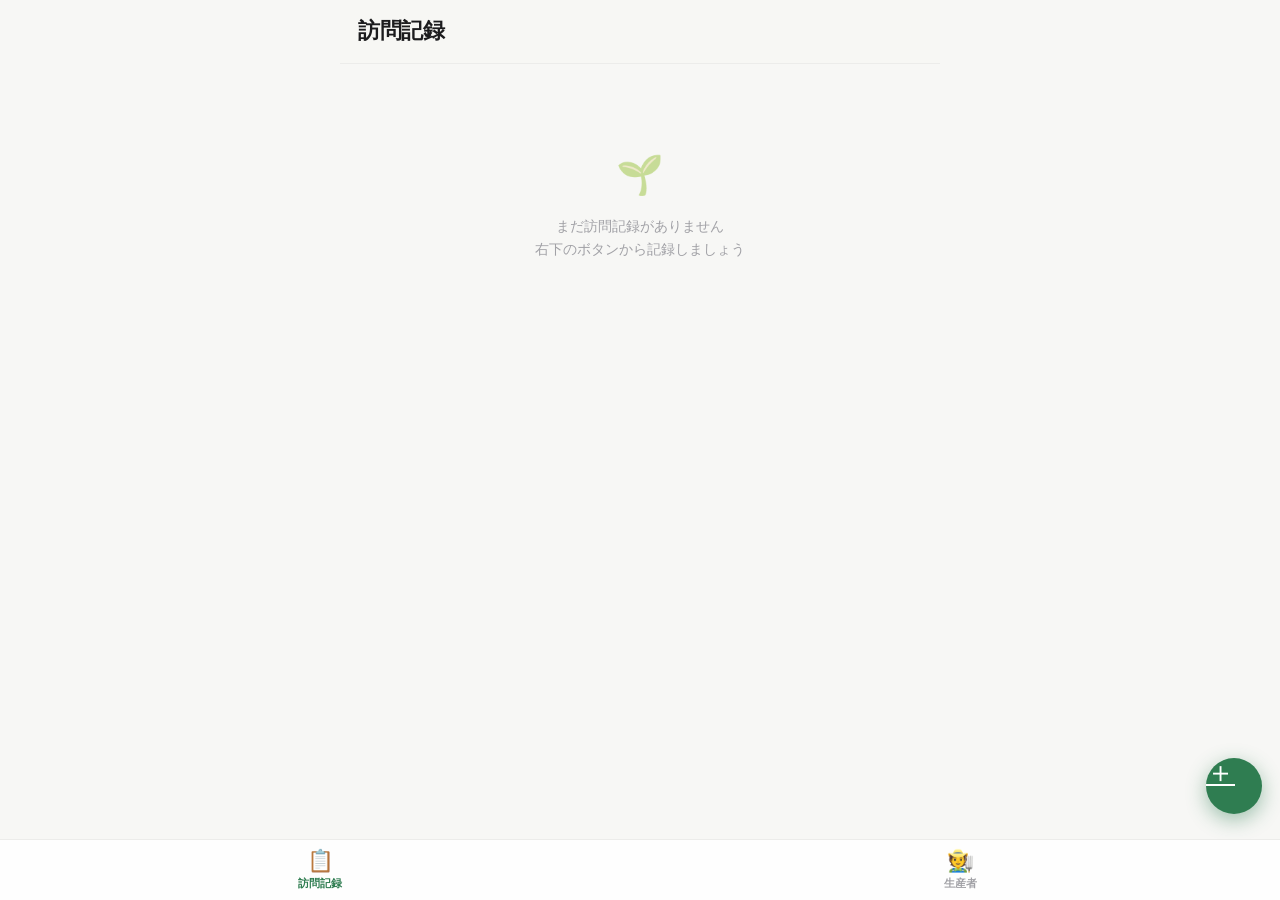
<file: index.html>
<!DOCTYPE html>
<html lang="ja">
<head>
  <meta charset="UTF-8">
  <meta name="viewport" content="width=device-width, initial-scale=1.0, viewport-fit=cover, maximum-scale=1">
  <title>訪問記録</title>
  <link rel="stylesheet" href="app.css">
</head>
<body>
  <div class="app">
    <div class="topbar">
      <div style="flex:1"><h1>訪問記録</h1></div>
    </div>
    <div class="content">
      <div class="list" id="list"></div>
      <div class="empty" id="empty">
        <div class="ic">🌱</div>
        <p>まだ訪問記録がありません<br>右下のボタンから記録しましょう</p>
      </div>
    </div>
  </div>

  <a class="fab" id="fab" href="editor.html" aria-label="記録を追加">＋</a>

  <nav class="tabbar">
    <a href="index.html" class="active"><span class="ic">📋</span>訪問記録</a>
    <a href="producers.html"><span class="ic">🧑‍🌾</span>生産者</a>
  </nav>

  <script src="app.js"></script>
  <script>
    function render() {
      const visits = Store.visits();
      const list = document.getElementById('list');
      const empty = document.getElementById('empty');
      list.innerHTML = '';
      empty.style.display = visits.length ? 'none' : 'block';

      visits.slice().reverse().forEach(r => {
        const card = document.createElement('a');
        card.className = 'card';
        card.href = `editor.html?id=${encodeURIComponent(r.id)}`;
        card.style.textDecoration = 'none';
        card.style.color = 'inherit';
        card.style.display = 'block';

        let photoHtml = '';
        if (r.photos && r.photos.length) {
          const n = Math.min(r.photos.length, 3);
          photoHtml = `<div class="photos n${n}">${r.photos.slice(0,3).map(s =>
            `<img src="${s}" alt="写真">`).join('')}</div>`;
        }
        // メモは長文になりうるので一覧では先頭を抜粋
        const excerpt = r.memo && r.memo.length > 140 ? r.memo.slice(0, 140) + '…' : r.memo;

        card.innerHTML = `
          <div class="head">
            <div>
              <div class="title">${escapeHtml(r.producer) || '（生産者未選択）'}</div>
              <div class="date">${fmtFull(r.date)}</div>
            </div>
            <span class="chev" style="color:var(--text-3);font-size:1.2rem">›</span>
          </div>
          ${r.crop ? `<div><span class="chip">${escapeHtml(r.crop)}</span></div>` : ''}
          ${excerpt ? `<div class="memo">${escapeHtml(excerpt)}</div>` : ''}
          ${photoHtml}
        `;
        list.appendChild(card);
      });
    }
    render();
  </script>
</body>
</html>
</file>
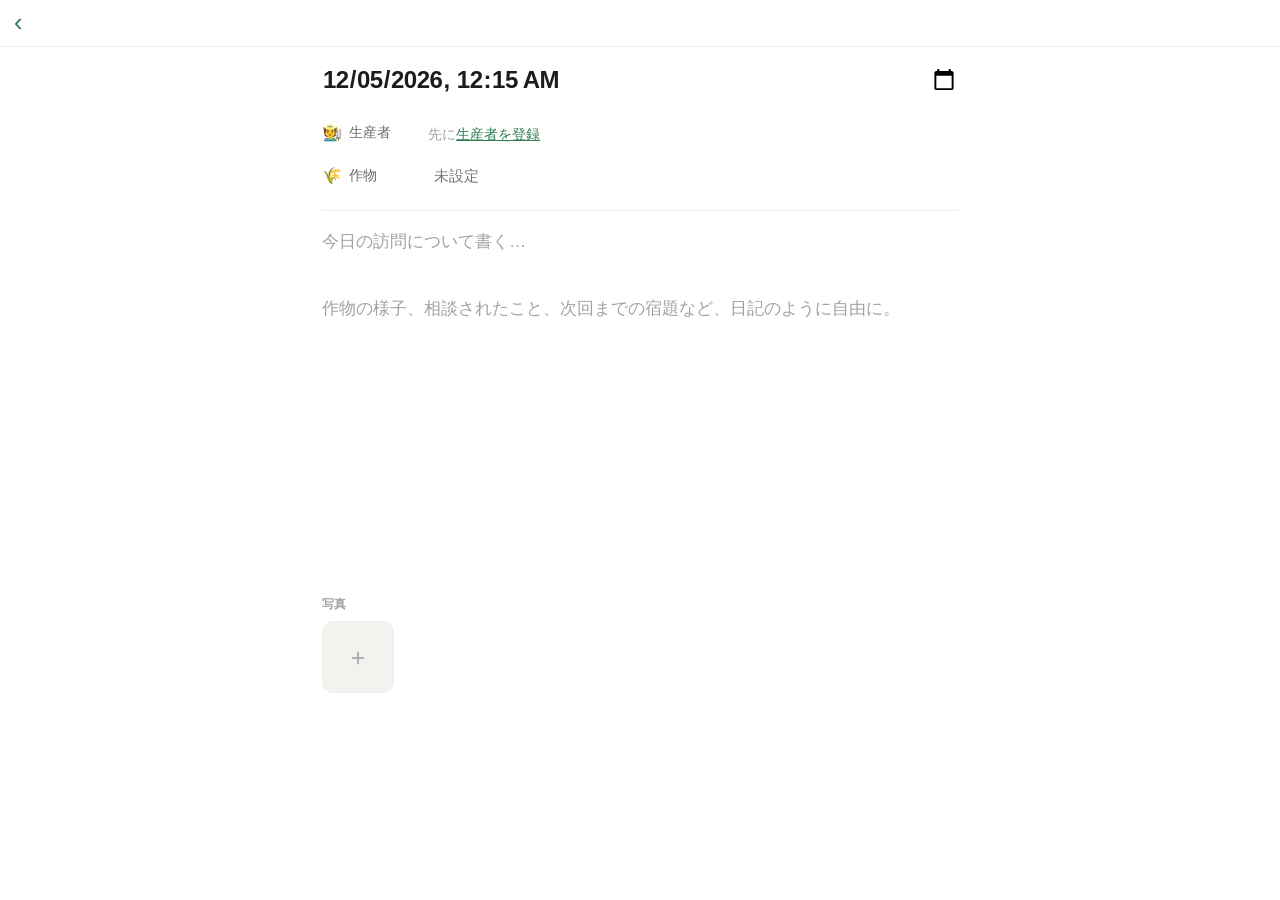
<file: editor.html>
<!DOCTYPE html>
<html lang="ja">
<head>
  <meta charset="UTF-8">
  <meta name="viewport" content="width=device-width, initial-scale=1.0, viewport-fit=cover, maximum-scale=1">
  <title>訪問記録</title>
  <link rel="stylesheet" href="app.css">
</head>
<body class="editor-page">
  <div class="editor-bar">
    <a href="#" class="back" id="back">‹</a>
    <span class="spacer"></span>
    <span class="saved" id="saved-ind"></span>
    <button class="btn danger-text" id="del-btn" style="display:none">削除</button>
  </div>

  <div class="doc">
    <input type="datetime-local" class="doc-date" id="f-date">

    <div class="props">
      <div class="prop" style="align-items:flex-start">
        <div class="key"><span class="ic">🧑‍🌾</span>生産者</div>
        <div class="val"><div class="prop-pills" id="pills"></div></div>
      </div>
      <div class="prop">
        <div class="key"><span class="ic">🌾</span>作物</div>
        <div class="val"><input type="text" id="f-crop" placeholder="未設定"></div>
      </div>
    </div>

    <hr class="div">

    <textarea class="doc-body" id="f-memo"
      placeholder="今日の訪問について書く…&#10;&#10;作物の様子、相談されたこと、次回までの宿題など、日記のように自由に。"></textarea>

    <div class="doc-photos">
      <div class="lab">写真</div>
      <div class="photo-edit" id="photo-edit">
        <button class="add" id="photo-add">＋</button>
      </div>
      <input type="file" id="f-photos" accept="image/*" multiple hidden>
    </div>
  </div>

  <script src="app.js"></script>
  <script>
    const params = new URLSearchParams(location.search);
    let id = params.get('id');
    const presetProducer = params.get('producer');
    const isNew = !id;

    // 編集対象を取得 or 新規作成
    let visit = id ? Store.getVisit(id) : null;
    if (!visit) {
      id = Store.genId();
      visit = { id, producer: presetProducer || '', date: localNow(), crop: '', memo: '', photos: [] };
    }
    let photos = (visit.photos || []).slice();
    let selectedProducer = visit.producer || '';

    // 削除ボタンは既存記録 or 何か入力済みのときに出す
    const delBtn = document.getElementById('del-btn');
    if (!isNew) delBtn.style.display = '';

    // 初期値
    document.getElementById('f-date').value = visit.date || localNow();
    document.getElementById('f-crop').value = visit.crop || '';
    const memo = document.getElementById('f-memo');
    memo.value = visit.memo || '';

    /* ---- 生産者ピル ---- */
    function buildPills() {
      const producers = Store.producers();
      const wrap = document.getElementById('pills');
      wrap.innerHTML = '';
      if (!producers.length) {
        wrap.innerHTML = `<div class="pills-empty">先に<a href="producers.html">生産者を登録</a></div>`;
        return;
      }
      producers.forEach(p => {
        const pill = document.createElement('button');
        pill.className = 'pill' + (p.name === selectedProducer ? ' on' : '');
        pill.textContent = p.farm ? `${p.name}（${p.farm}）` : p.name;
        pill.onclick = () => {
          selectedProducer = p.name;
          wrap.querySelectorAll('.pill').forEach(x => x.classList.remove('on'));
          pill.classList.add('on');
          scheduleSave();
        };
        wrap.appendChild(pill);
      });
    }
    buildPills();

    /* ---- 写真 ---- */
    document.getElementById('photo-add').onclick = () => document.getElementById('f-photos').click();
    document.getElementById('f-photos').onchange = e => {
      const files = Array.from(e.target.files); let done = 0;
      if (!files.length) return;
      files.forEach(file => {
        const r = new FileReader();
        r.onload = ev => { photos.push(ev.target.result); if (++done === files.length) { renderPhotos(); scheduleSave(); } };
        r.readAsDataURL(file);
      });
      e.target.value = '';
    };
    function renderPhotos() {
      const wrap = document.getElementById('photo-edit');
      wrap.querySelectorAll('.thumb').forEach(t => t.remove());
      const addBtn = document.getElementById('photo-add');
      photos.forEach((src, i) => {
        const t = document.createElement('div');
        t.className = 'thumb';
        t.innerHTML = `<img src="${src}"><button class="del">✕</button>`;
        t.querySelector('.del').onclick = () => { photos.splice(i, 1); renderPhotos(); scheduleSave(); };
        wrap.insertBefore(t, addBtn);
      });
    }
    renderPhotos();

    /* ---- 本文オートグロー ---- */
    const grow = () => { memo.style.height = 'auto'; memo.style.height = Math.max(memo.scrollHeight, window.innerHeight * 0.4) + 'px'; };
    memo.addEventListener('input', () => { grow(); scheduleSave(); });
    grow();

    /* ---- 自動保存 ---- */
    document.getElementById('f-crop').addEventListener('input', scheduleSave);
    document.getElementById('f-date').addEventListener('change', scheduleSave);

    let saveTimer = null;
    const ind = document.getElementById('saved-ind');
    function scheduleSave() {
      ind.textContent = '編集中…';
      clearTimeout(saveTimer);
      saveTimer = setTimeout(commit, 600);
    }
    function isEmpty() {
      return !selectedProducer && !document.getElementById('f-crop').value.trim()
        && !memo.value.trim() && photos.length === 0;
    }
    function commit() {
      if (isEmpty()) return; // 空っぽなら保存しない
      Store.upsertVisit({
        id,
        producer: selectedProducer,
        date: document.getElementById('f-date').value,
        crop: document.getElementById('f-crop').value.trim(),
        memo: memo.value.trim(),
        photos: photos.slice(),
      });
      ind.textContent = '保存しました';
      delBtn.style.display = '';
      setTimeout(() => { if (ind.textContent === '保存しました') ind.textContent = ''; }, 1500);
    }

    /* ---- 戻る（保存して戻る） ---- */
    function goBack() {
      clearTimeout(saveTimer);
      commit();
      // 生産者詳細から来た場合はそこへ戻す
      if (presetProducer) location.href = `producer-detail.html?name=${encodeURIComponent(presetProducer)}`;
      else if (selectedProducer && document.referrer.includes('producer-detail'))
        location.href = `producer-detail.html?name=${encodeURIComponent(selectedProducer)}`;
      else location.href = 'index.html';
    }
    document.getElementById('back').onclick = e => { e.preventDefault(); goBack(); };

    /* ---- 削除 ---- */
    delBtn.onclick = () => {
      if (!confirm('この記録を削除しますか？')) return;
      clearTimeout(saveTimer);
      Store.deleteVisit(id);
      location.href = 'index.html';
    };
  </script>
</body>
</html>
</file>
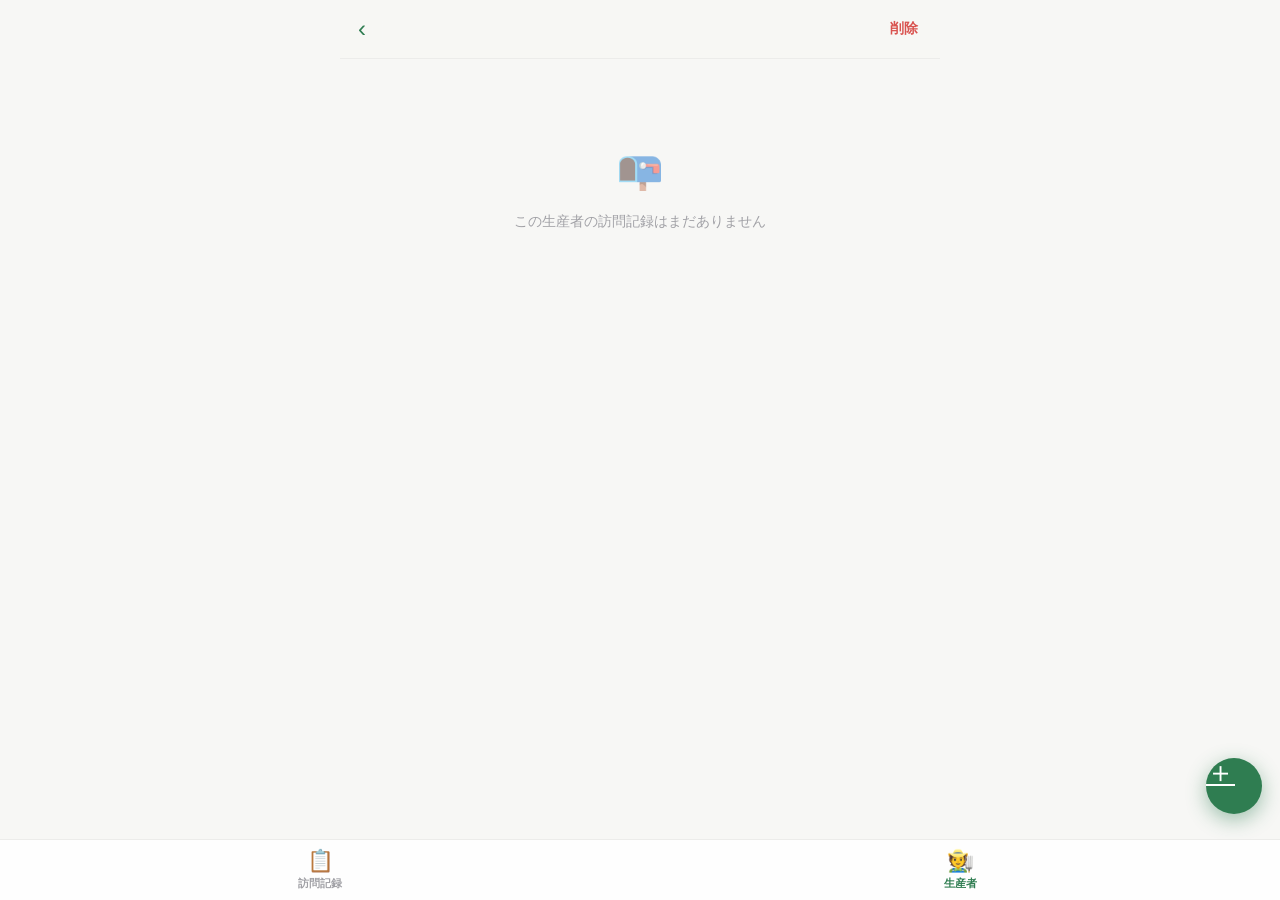
<file: producer-detail.html>
<!DOCTYPE html>
<html lang="ja">
<head>
  <meta charset="UTF-8">
  <meta name="viewport" content="width=device-width, initial-scale=1.0, viewport-fit=cover, maximum-scale=1">
  <title>訪問履歴</title>
  <link rel="stylesheet" href="app.css">
</head>
<body>
  <div class="app">
    <div class="topbar">
      <a href="producers.html" class="back">‹</a>
      <div style="flex:1">
        <h1 id="p-name" style="font-size:1.2rem">生産者</h1>
        <div class="sub" id="p-sub"></div>
      </div>
      <button class="btn danger-text" id="del-producer">削除</button>
    </div>

    <div class="content">
      <div class="list" id="list"></div>
      <div class="empty" id="empty">
        <div class="ic">📭</div>
        <p>この生産者の訪問記録はまだありません</p>
      </div>
    </div>
  </div>

  <a class="fab" id="fab" aria-label="この生産者を記録">＋</a>

  <nav class="tabbar">
    <a href="index.html"><span class="ic">📋</span>訪問記録</a>
    <a href="producers.html" class="active"><span class="ic">🧑‍🌾</span>生産者</a>
  </nav>

  <script src="app.js"></script>
  <script>
    const name = new URLSearchParams(location.search).get('name') || '';
    const producer = Store.producers().find(p => p.name === name);

    document.getElementById('p-name').textContent = name;
    document.title = `${name} の訪問履歴`;
    if (producer) document.getElementById('p-sub').textContent =
      [producer.farm, producer.crop].filter(Boolean).join('・');

    document.getElementById('fab').href = `editor.html?producer=${encodeURIComponent(name)}`;

    function render() {
      const visits = Store.visitsFor(name).slice().reverse();
      const list = document.getElementById('list');
      const empty = document.getElementById('empty');
      list.innerHTML = '';
      empty.style.display = visits.length ? 'none' : 'block';

      visits.forEach(v => {
        const card = document.createElement('a');
        card.className = 'card';
        card.href = `editor.html?id=${encodeURIComponent(v.id)}`;
        card.style.cssText = 'text-decoration:none;color:inherit;display:block';

        let photoHtml = '';
        if (v.photos && v.photos.length) {
          const n = Math.min(v.photos.length, 3);
          photoHtml = `<div class="photos n${n}">${v.photos.slice(0,3).map(s =>
            `<img src="${s}" alt="写真">`).join('')}</div>`;
        }
        const excerpt = v.memo && v.memo.length > 140 ? v.memo.slice(0, 140) + '…' : v.memo;

        card.innerHTML = `
          <div class="head">
            <div class="date">${fmtFull(v.date)}</div>
            <span class="chev" style="color:var(--text-3);font-size:1.2rem">›</span>
          </div>
          ${v.crop ? `<div><span class="chip">${escapeHtml(v.crop)}</span></div>` : ''}
          ${excerpt ? `<div class="memo">${escapeHtml(excerpt)}</div>` : ''}
          ${photoHtml}
        `;
        list.appendChild(card);
      });
    }

    document.getElementById('del-producer').onclick = () => {
      if (!confirm(`「${name}」を削除しますか？\n（訪問記録は残ります）`)) return;
      Store.saveProducers(Store.producers().filter(p => p.name !== name));
      location.href = 'producers.html';
    };

    render();
  </script>
</body>
</html>
</file>
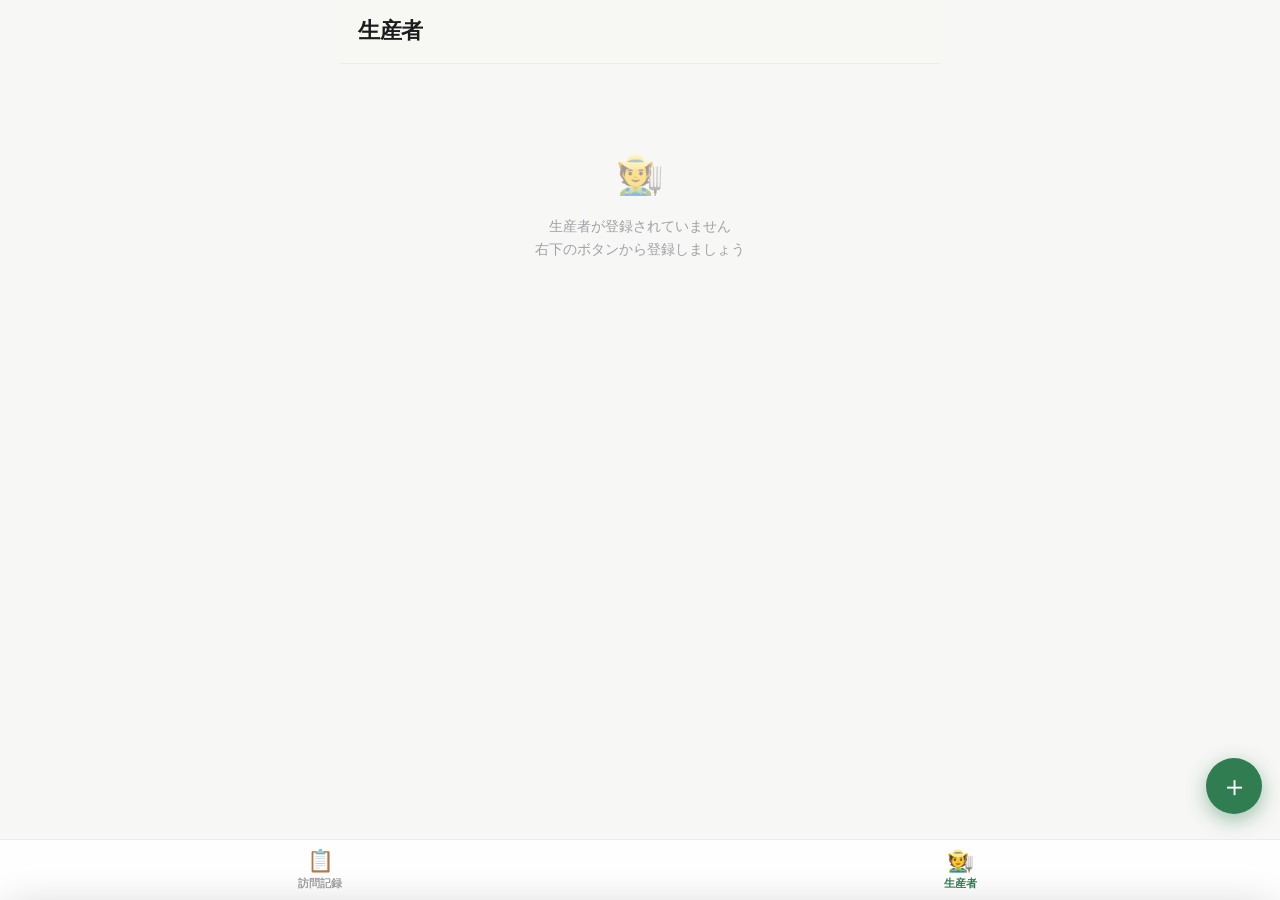
<file: producers.html>
<!DOCTYPE html>
<html lang="ja">
<head>
  <meta charset="UTF-8">
  <meta name="viewport" content="width=device-width, initial-scale=1.0, viewport-fit=cover, maximum-scale=1">
  <title>生産者</title>
  <link rel="stylesheet" href="app.css">
</head>
<body>
  <div class="app">
    <div class="topbar">
      <div style="flex:1"><h1>生産者</h1></div>
    </div>
    <div class="content">
      <div class="list" id="list"></div>
      <div class="empty" id="empty">
        <div class="ic">🧑‍🌾</div>
        <p>生産者が登録されていません<br>右下のボタンから登録しましょう</p>
      </div>
    </div>
  </div>

  <button class="fab" id="fab" aria-label="生産者を登録">＋</button>

  <nav class="tabbar">
    <a href="index.html"><span class="ic">📋</span>訪問記録</a>
    <a href="producers.html" class="active"><span class="ic">🧑‍🌾</span>生産者</a>
  </nav>

  <div class="scrim" id="scrim"></div>
  <div class="sheet" id="sheet">
    <div class="grab"></div>
    <div class="sheet-head">
      <span class="t">生産者を登録</span>
      <button class="x" id="sheet-close">✕</button>
    </div>
    <div class="sheet-body">
      <div class="field">
        <div class="lab">生産者名</div>
        <input type="text" class="inline-input" id="f-name" placeholder="例：田中 一郎">
      </div>
      <div class="field">
        <div class="lab">農場名</div>
        <input type="text" class="inline-input" id="f-farm" placeholder="例：田中農園">
      </div>
      <div class="field">
        <div class="lab">主な作物</div>
        <input type="text" class="inline-input" id="f-crop" placeholder="例：トマト、イチゴ">
      </div>
      <div class="field">
        <div class="lab">メモ</div>
        <textarea class="inline-area" id="f-memo" rows="1" placeholder="住所や連絡先など…"></textarea>
      </div>
    </div>
    <div class="sheet-foot">
      <button class="btn block" id="save">登録する</button>
    </div>
  </div>

  <script src="app.js"></script>
  <script>
    const load = () => Store.producers();
    const save = d => Store.saveProducers(d);
    const countVisits = name => Store.visitsFor(name).length;

    function render() {
      const producers = load();
      const list = document.getElementById('list');
      const empty = document.getElementById('empty');
      list.innerHTML = '';
      empty.style.display = producers.length ? 'none' : 'block';

      producers.forEach((p, idx) => {
        const n = countVisits(p.name);
        const row = document.createElement('a');
        row.className = 'row';
        row.href = `producer-detail.html?name=${encodeURIComponent(p.name)}`;
        row.innerHTML = `
          <div class="avatar">${(p.name || '?').slice(0,1)}</div>
          <div class="body">
            <div class="name">${p.name}</div>
            <div class="sub">${[p.farm, p.crop].filter(Boolean).join('・') || '—'}</div>
          </div>
          ${n ? `<span class="count">${n}回</span>` : ''}
          <span class="chev">›</span>
        `;
        list.appendChild(row);
      });
    }

    /* sheet */
    const scrim = document.getElementById('scrim');
    const sheet = document.getElementById('sheet');
    function openSheet() {
      ['f-name','f-farm','f-crop','f-memo'].forEach(id => document.getElementById(id).value = '');
      scrim.classList.add('open'); sheet.classList.add('open');
    }
    function closeSheet() { scrim.classList.remove('open'); sheet.classList.remove('open'); }
    document.getElementById('fab').onclick = openSheet;
    document.getElementById('sheet-close').onclick = closeSheet;
    scrim.onclick = closeSheet;

    const memo = document.getElementById('f-memo');
    memo.addEventListener('input', () => { memo.style.height='auto'; memo.style.height = memo.scrollHeight+'px'; });

    document.getElementById('save').onclick = () => {
      const name = document.getElementById('f-name').value.trim();
      if (!name) { alert('生産者名を入力してください'); return; }
      const d = load();
      d.push({
        name,
        farm: document.getElementById('f-farm').value.trim(),
        crop: document.getElementById('f-crop').value.trim(),
        memo: document.getElementById('f-memo').value.trim(),
      });
      save(d); closeSheet(); render();
    };

    render();
  </script>
</body>
</html>
</file>
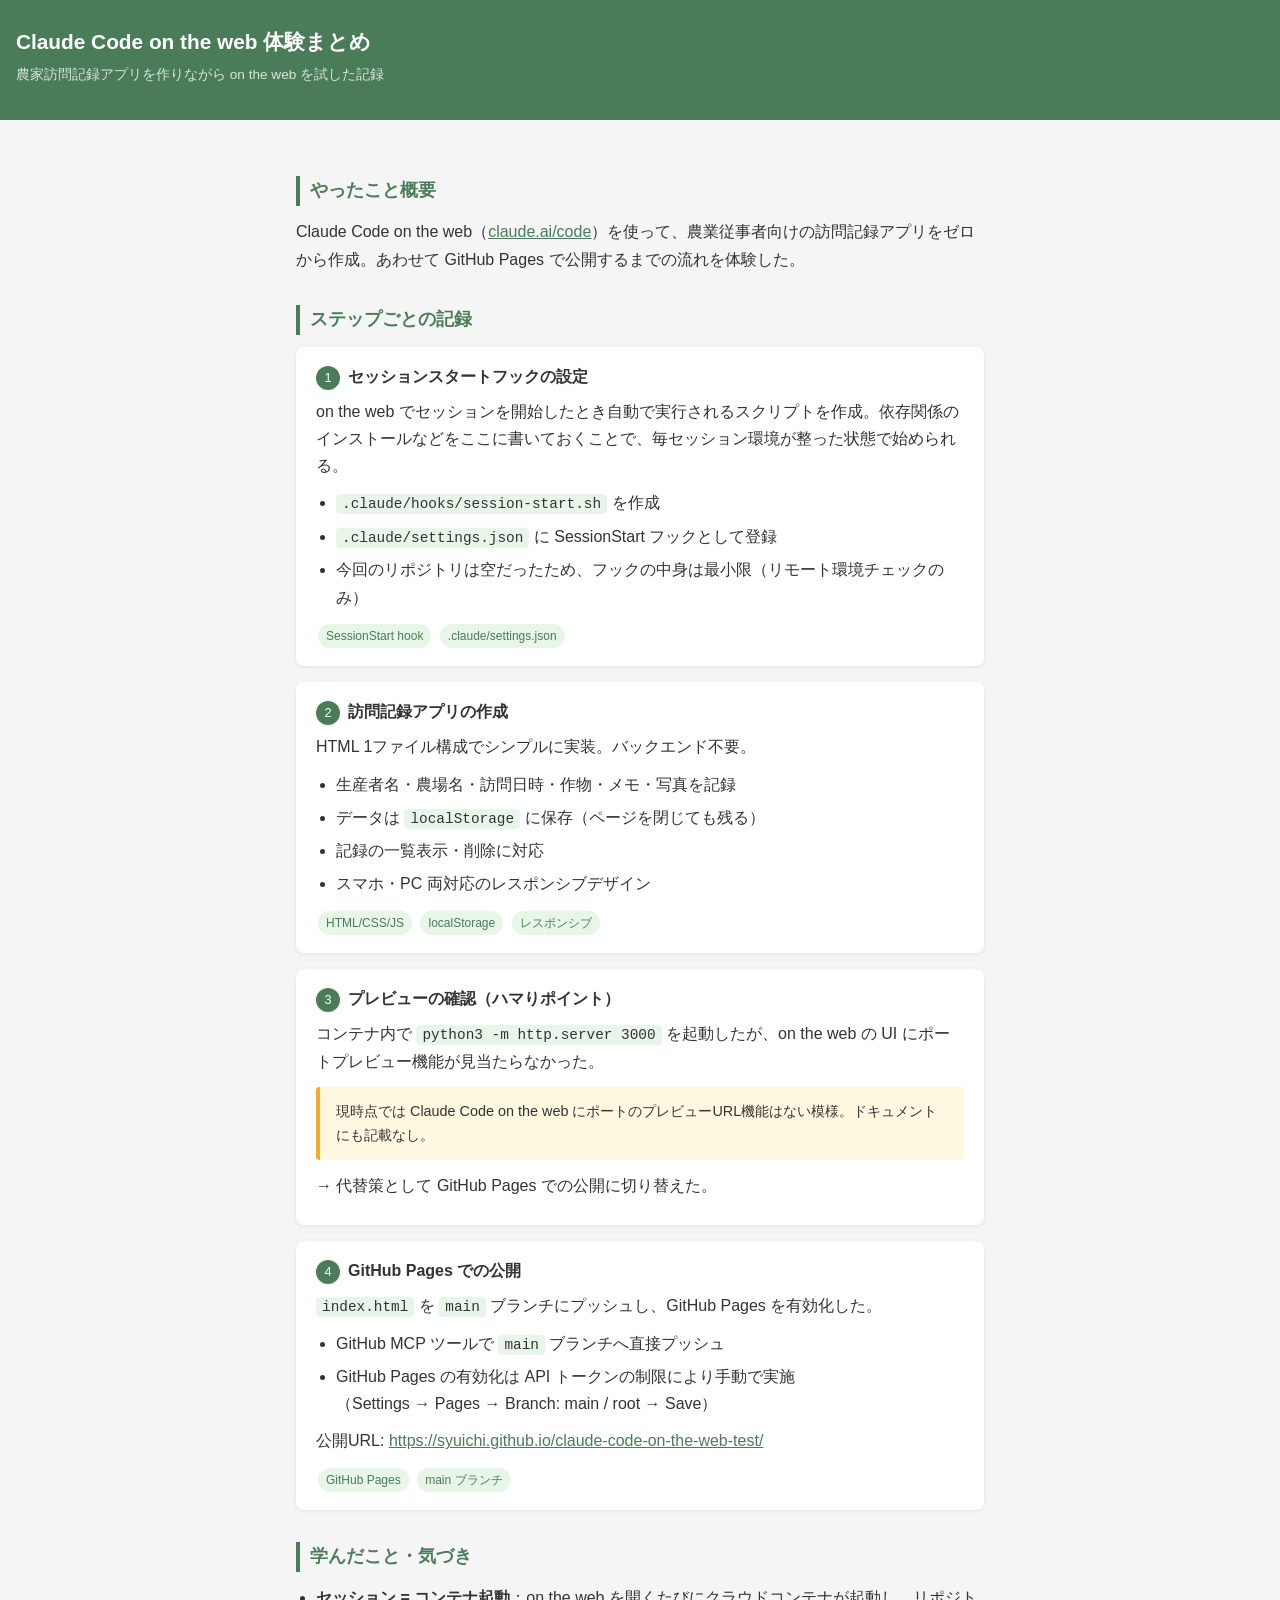
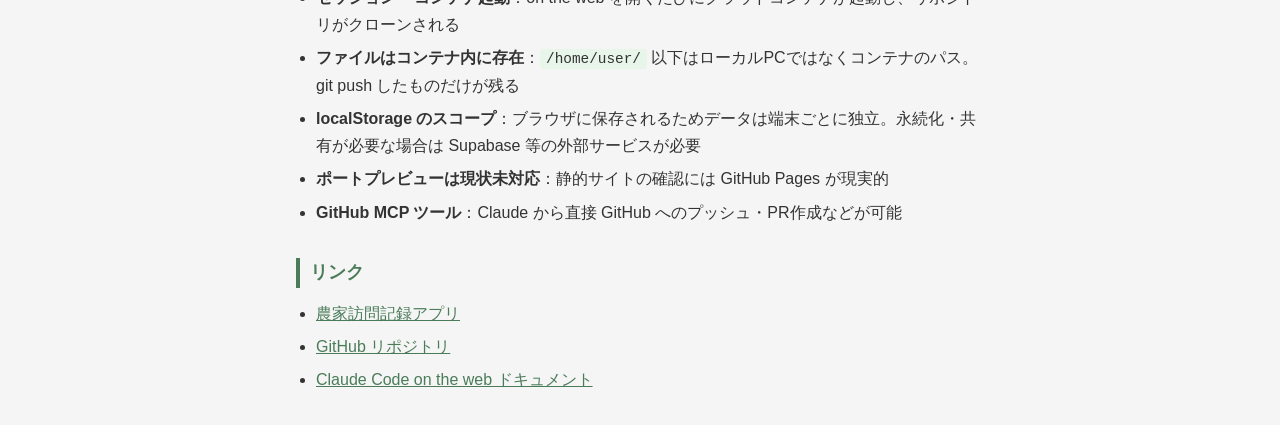
<file: summary.html>
<!DOCTYPE html>
<html lang="ja">
<head>
  <meta charset="UTF-8">
  <meta name="viewport" content="width=device-width, initial-scale=1.0">
  <title>Claude Code on the web 体験まとめ</title>
  <style>
    * { box-sizing: border-box; margin: 0; padding: 0; }
    body { font-family: sans-serif; background: #f5f5f5; color: #333; line-height: 1.7; }
    header { background: #4a7c59; color: white; padding: 24px 16px; }
    header h1 { font-size: 1.3rem; }
    header p { font-size: 0.85rem; opacity: 0.8; margin-top: 4px; }
    .container { max-width: 720px; margin: 0 auto; padding: 24px 16px; }
    h2 { font-size: 1.1rem; color: #4a7c59; border-left: 4px solid #4a7c59; padding-left: 10px; margin: 32px 0 12px; }
    h3 { font-size: 0.95rem; color: #555; margin: 20px 0 6px; }
    p { margin-bottom: 10px; }
    ul { padding-left: 20px; margin-bottom: 10px; }
    li { margin-bottom: 6px; }
    code { background: #e8f5e9; padding: 2px 6px; border-radius: 4px; font-size: 0.9rem; font-family: monospace; }
    .step { background: white; border-radius: 8px; padding: 16px 20px; margin-bottom: 16px; box-shadow: 0 1px 4px rgba(0,0,0,0.08); }
    .step .num { display: inline-block; background: #4a7c59; color: white; border-radius: 50%; width: 24px; height: 24px; text-align: center; line-height: 24px; font-size: 0.8rem; margin-right: 8px; }
    .tag { display: inline-block; background: #e8f5e9; color: #4a7c59; font-size: 0.75rem; padding: 2px 8px; border-radius: 12px; margin: 2px; }
    .note { background: #fff8e1; border-left: 4px solid #f9a825; padding: 12px 16px; border-radius: 4px; font-size: 0.9rem; margin: 12px 0; }
    a { color: #4a7c59; }
  </style>
</head>
<body>
  <header>
    <h1>Claude Code on the web 体験まとめ</h1>
    <p>農家訪問記録アプリを作りながら on the web を試した記録</p>
  </header>

  <div class="container">

    <h2>やったこと概要</h2>
    <p>Claude Code on the web（<a href="https://claude.ai/code">claude.ai/code</a>）を使って、農業従事者向けの訪問記録アプリをゼロから作成。あわせて GitHub Pages で公開するまでの流れを体験した。</p>

    <h2>ステップごとの記録</h2>

    <div class="step">
      <span class="num">1</span><strong>セッションスタートフックの設定</strong>
      <p style="margin-top:8px">on the web でセッションを開始したとき自動で実行されるスクリプトを作成。依存関係のインストールなどをここに書いておくことで、毎セッション環境が整った状態で始められる。</p>
      <ul>
        <li><code>.claude/hooks/session-start.sh</code> を作成</li>
        <li><code>.claude/settings.json</code> に SessionStart フックとして登録</li>
        <li>今回のリポジトリは空だったため、フックの中身は最小限（リモート環境チェックのみ）</li>
      </ul>
      <span class="tag">SessionStart hook</span>
      <span class="tag">.claude/settings.json</span>
    </div>

    <div class="step">
      <span class="num">2</span><strong>訪問記録アプリの作成</strong>
      <p style="margin-top:8px">HTML 1ファイル構成でシンプルに実装。バックエンド不要。</p>
      <ul>
        <li>生産者名・農場名・訪問日時・作物・メモ・写真を記録</li>
        <li>データは <code>localStorage</code> に保存（ページを閉じても残る）</li>
        <li>記録の一覧表示・削除に対応</li>
        <li>スマホ・PC 両対応のレスポンシブデザイン</li>
      </ul>
      <span class="tag">HTML/CSS/JS</span>
      <span class="tag">localStorage</span>
      <span class="tag">レスポンシブ</span>
    </div>

    <div class="step">
      <span class="num">3</span><strong>プレビューの確認（ハマりポイント）</strong>
      <p style="margin-top:8px">コンテナ内で <code>python3 -m http.server 3000</code> を起動したが、on the web の UI にポートプレビュー機能が見当たらなかった。</p>
      <div class="note">現時点では Claude Code on the web にポートのプレビューURL機能はない模様。ドキュメントにも記載なし。</div>
      <p>→ 代替策として GitHub Pages での公開に切り替えた。</p>
    </div>

    <div class="step">
      <span class="num">4</span><strong>GitHub Pages での公開</strong>
      <p style="margin-top:8px"><code>index.html</code> を <code>main</code> ブランチにプッシュし、GitHub Pages を有効化した。</p>
      <ul>
        <li>GitHub MCP ツールで <code>main</code> ブランチへ直接プッシュ</li>
        <li>GitHub Pages の有効化は API トークンの制限により手動で実施<br>（Settings → Pages → Branch: main / root → Save）</li>
      </ul>
      <p>公開URL: <a href="https://syuichi.github.io/claude-code-on-the-web-test/">https://syuichi.github.io/claude-code-on-the-web-test/</a></p>
      <span class="tag">GitHub Pages</span>
      <span class="tag">main ブランチ</span>
    </div>

    <h2>学んだこと・気づき</h2>
    <ul>
      <li><strong>セッション = コンテナ起動</strong>：on the web を開くたびにクラウドコンテナが起動し、リポジトリがクローンされる</li>
      <li><strong>ファイルはコンテナ内に存在</strong>：<code>/home/user/</code> 以下はローカルPCではなくコンテナのパス。git push したものだけが残る</li>
      <li><strong>localStorage のスコープ</strong>：ブラウザに保存されるためデータは端末ごとに独立。永続化・共有が必要な場合は Supabase 等の外部サービスが必要</li>
      <li><strong>ポートプレビューは現状未対応</strong>：静的サイトの確認には GitHub Pages が現実的</li>
      <li><strong>GitHub MCP ツール</strong>：Claude から直接 GitHub へのプッシュ・PR作成などが可能</li>
    </ul>

    <h2>リンク</h2>
    <ul>
      <li><a href="./index.html">農家訪問記録アプリ</a></li>
      <li><a href="https://github.com/syuichi/claude-code-on-the-web-test">GitHub リポジトリ</a></li>
      <li><a href="https://code.claude.com/docs/en/claude-code-on-the-web">Claude Code on the web ドキュメント</a></li>
    </ul>

  </div>
</body>
</html>
</file>
<file: app.css>
/* ===== Design tokens ===== */
:root {
  --bg: #f7f7f5;
  --surface: #ffffff;
  --surface-2: #f2f2ef;
  --line: #ececea;
  --text: #1c1c1e;
  --text-2: #6b6b70;
  --text-3: #a1a1a6;
  --accent: #2f7d51;
  --accent-soft: #e6f3ec;
  --accent-press: #266841;
  --danger: #d9534f;
  --radius: 16px;
  --radius-sm: 11px;
  --shadow: 0 1px 2px rgba(0,0,0,.04), 0 6px 20px rgba(0,0,0,.05);
  --shadow-lg: 0 8px 40px rgba(0,0,0,.18);
  --safe-b: env(safe-area-inset-bottom, 0px);
  --font: -apple-system, BlinkMacSystemFont, "Segoe UI", "Hiragino Sans",
          "Hiragino Kaku Gothic ProN", "Noto Sans JP", Meiryo, sans-serif;
}

* { box-sizing: border-box; margin: 0; padding: 0; -webkit-tap-highlight-color: transparent; }

html { -webkit-text-size-adjust: 100%; }

body {
  font-family: var(--font);
  background: var(--bg);
  color: var(--text);
  line-height: 1.6;
  padding-bottom: calc(72px + var(--safe-b));
  -webkit-font-smoothing: antialiased;
}

.app { max-width: 600px; margin: 0 auto; }

/* ===== Top bar ===== */
.topbar {
  position: sticky;
  top: 0;
  z-index: 20;
  background: rgba(247,247,245,.82);
  backdrop-filter: saturate(180%) blur(20px);
  -webkit-backdrop-filter: saturate(180%) blur(20px);
  border-bottom: 1px solid var(--line);
  padding: 14px 18px calc(14px + env(safe-area-inset-top, 0px));
  display: flex;
  align-items: center;
  gap: 12px;
}
.topbar h1 { font-size: 1.35rem; font-weight: 700; letter-spacing: -.02em; flex: 1; }
.topbar .back {
  font-size: 1.5rem;
  color: var(--accent);
  text-decoration: none;
  line-height: 1;
  width: 32px;
}
.topbar .sub { font-size: .78rem; color: var(--text-2); font-weight: 500; margin-top: 1px; }

/* ===== Tab bar (bottom) ===== */
.tabbar {
  position: fixed;
  left: 0; right: 0; bottom: 0;
  z-index: 30;
  background: rgba(255,255,255,.86);
  backdrop-filter: saturate(180%) blur(20px);
  -webkit-backdrop-filter: saturate(180%) blur(20px);
  border-top: 1px solid var(--line);
  display: flex;
  padding-bottom: var(--safe-b);
}
.tabbar a {
  flex: 1;
  text-align: center;
  padding: 10px 0 8px;
  text-decoration: none;
  color: var(--text-3);
  font-size: .68rem;
  font-weight: 600;
  display: flex;
  flex-direction: column;
  align-items: center;
  gap: 3px;
}
.tabbar a .ic { font-size: 1.35rem; line-height: 1; }
.tabbar a.active { color: var(--accent); }

/* ===== Content ===== */
.content { padding: 16px 16px 24px; }

/* ===== Cards / list ===== */
.list { display: flex; flex-direction: column; gap: 12px; }

.card {
  background: var(--surface);
  border-radius: var(--radius);
  box-shadow: var(--shadow);
  padding: 16px 18px;
}

.card .head {
  display: flex;
  align-items: flex-start;
  justify-content: space-between;
  gap: 10px;
}
.card .title { font-weight: 700; font-size: 1.02rem; letter-spacing: -.01em; }
.card .date { font-size: .8rem; color: var(--text-2); margin-top: 2px; }
.card .memo {
  font-size: .93rem;
  color: #3a3a3e;
  white-space: pre-wrap;
  margin-top: 10px;
}

.chip {
  display: inline-block;
  background: var(--accent-soft);
  color: var(--accent);
  font-size: .76rem;
  font-weight: 600;
  padding: 3px 11px;
  border-radius: 999px;
  margin-top: 10px;
}

/* ===== Photo grid ===== */
.photos {
  display: grid;
  grid-template-columns: repeat(3, 1fr);
  gap: 6px;
  margin-top: 12px;
}
.photos img {
  width: 100%;
  aspect-ratio: 1;
  object-fit: cover;
  border-radius: 10px;
  cursor: pointer;
}
.photos.n1 { grid-template-columns: 1fr; }
.photos.n1 img { aspect-ratio: 16/10; }
.photos.n2 { grid-template-columns: repeat(2, 1fr); }

/* ===== Row chevron (producer list) ===== */
.row {
  background: var(--surface);
  border-radius: var(--radius);
  box-shadow: var(--shadow);
  padding: 15px 16px;
  display: flex;
  align-items: center;
  gap: 12px;
  text-decoration: none;
  color: inherit;
}
.row .avatar {
  width: 42px; height: 42px;
  border-radius: 12px;
  background: var(--accent-soft);
  color: var(--accent);
  display: flex; align-items: center; justify-content: center;
  font-weight: 700; font-size: 1.05rem;
  flex-shrink: 0;
}
.row .body { flex: 1; min-width: 0; }
.row .body .name { font-weight: 650; font-size: 1rem; }
.row .body .sub { font-size: .82rem; color: var(--text-2); margin-top: 1px;
  white-space: nowrap; overflow: hidden; text-overflow: ellipsis; }
.row .chev { color: var(--text-3); font-size: 1.2rem; }
.row .count {
  font-size: .74rem; color: var(--text-2);
  background: var(--surface-2); border-radius: 999px;
  padding: 2px 9px; font-weight: 600;
}

/* ===== Buttons ===== */
.btn {
  border: none;
  background: var(--accent);
  color: #fff;
  font-family: inherit;
  font-size: 1rem;
  font-weight: 650;
  padding: 13px 20px;
  border-radius: 13px;
  cursor: pointer;
  transition: transform .08s, background .15s;
}
.btn:active { transform: scale(.97); background: var(--accent-press); }
.btn.block { width: 100%; }
.btn.ghost { background: var(--surface-2); color: var(--text); }
.btn.sm { padding: 8px 14px; font-size: .85rem; }
.btn.danger-text {
  background: none; color: var(--danger); padding: 6px 4px; font-weight: 600; font-size: .85rem;
}

/* ===== FAB ===== */
.fab {
  position: fixed;
  right: 18px;
  bottom: calc(72px + var(--safe-b) + 14px);
  z-index: 25;
  width: 56px; height: 56px;
  border-radius: 50%;
  background: var(--accent);
  color: #fff;
  border: none;
  font-size: 1.8rem;
  line-height: 1;
  box-shadow: 0 6px 20px rgba(47,125,81,.45);
  cursor: pointer;
  transition: transform .12s;
}
.fab:active { transform: scale(.9); }

/* ===== Empty state ===== */
.empty {
  text-align: center;
  color: var(--text-3);
  padding: 64px 24px;
}
.empty .ic { font-size: 2.4rem; opacity: .5; }
.empty p { margin-top: 10px; font-size: .9rem; }

/* ===== Bottom sheet ===== */
.scrim {
  position: fixed; inset: 0;
  background: rgba(0,0,0,.4);
  z-index: 40;
  opacity: 0; pointer-events: none;
  transition: opacity .25s;
}
.scrim.open { opacity: 1; pointer-events: auto; }

.sheet {
  position: fixed;
  left: 0; right: 0; bottom: 0;
  z-index: 50;
  background: var(--surface);
  border-radius: 22px 22px 0 0;
  box-shadow: var(--shadow-lg);
  transform: translateY(100%);
  transition: transform .32s cubic-bezier(.32,.72,0,1);
  max-height: 92vh;
  display: flex;
  flex-direction: column;
  padding-bottom: var(--safe-b);
}
.sheet.open { transform: translateY(0); }
.sheet .grab {
  width: 38px; height: 5px; border-radius: 3px;
  background: #d6d6d4; margin: 9px auto 4px;
}
.sheet .sheet-head {
  display: flex; align-items: center; justify-content: space-between;
  padding: 6px 18px 12px; border-bottom: 1px solid var(--line);
}
.sheet .sheet-head .t { font-weight: 700; font-size: 1.05rem; }
.sheet .sheet-head .x {
  background: var(--surface-2); border: none; cursor: pointer;
  width: 30px; height: 30px; border-radius: 50%; font-size: 1.1rem; color: var(--text-2);
}
.sheet .sheet-body { overflow-y: auto; padding: 4px 18px 18px; }
.sheet .sheet-foot {
  padding: 12px 18px calc(12px + var(--safe-b));
  border-top: 1px solid var(--line);
  background: var(--surface);
}

/* ===== Inline editor fields ===== */
.field { padding: 14px 0; border-bottom: 1px solid var(--line); }
.field:last-child { border-bottom: none; }
.field .lab {
  font-size: .72rem; font-weight: 700; letter-spacing: .04em;
  text-transform: uppercase; color: var(--text-3); margin-bottom: 6px;
}
.inline-input, .inline-area {
  width: 100%; border: none; outline: none; background: none;
  font-family: inherit; font-size: 1.05rem; color: var(--text);
  padding: 0;
}
.inline-input::placeholder, .inline-area::placeholder { color: var(--text-3); }
.inline-area { resize: none; line-height: 1.6; min-height: 28px; }
.inline-input[type="datetime-local"] { color: var(--text); }

/* producer pills */
.pills { display: flex; flex-wrap: wrap; gap: 8px; }
.pill {
  border: 1.5px solid var(--line);
  background: var(--surface);
  color: var(--text);
  font-family: inherit; font-size: .9rem; font-weight: 600;
  padding: 8px 15px; border-radius: 999px; cursor: pointer;
  transition: all .12s;
}
.pill.on { background: var(--accent); border-color: var(--accent); color: #fff; }
.pills-empty { font-size: .85rem; color: var(--text-3); }
.pills-empty a { color: var(--accent); }

/* photo picker */
.photo-edit { display: flex; flex-wrap: wrap; gap: 8px; margin-top: 4px; }
.photo-edit .thumb {
  position: relative; width: 72px; height: 72px; border-radius: 12px; overflow: hidden;
}
.photo-edit .thumb img { width: 100%; height: 100%; object-fit: cover; }
.photo-edit .thumb .del {
  position: absolute; top: 3px; right: 3px;
  width: 20px; height: 20px; border-radius: 50%;
  background: rgba(0,0,0,.6); color: #fff; border: none; cursor: pointer;
  font-size: .8rem; line-height: 20px; text-align: center; padding: 0;
}
.photo-edit .add {
  width: 72px; height: 72px; border-radius: 12px;
  border: 1.5px dashed var(--line); background: var(--surface-2);
  color: var(--text-3); font-size: 1.5rem; cursor: pointer;
  display: flex; align-items: center; justify-content: center;
}

/* ===== Notion風エディタ ===== */
body.editor-page { padding-bottom: var(--safe-b); background: var(--surface); }

.editor-bar {
  position: sticky; top: 0; z-index: 20;
  background: rgba(255,255,255,.85);
  backdrop-filter: saturate(180%) blur(20px);
  -webkit-backdrop-filter: saturate(180%) blur(20px);
  border-bottom: 1px solid var(--line);
  display: flex; align-items: center; gap: 8px;
  padding: 10px 14px calc(10px) ;
  padding-top: calc(10px + env(safe-area-inset-top, 0px));
}
.editor-bar .back { font-size: 1.6rem; color: var(--accent); text-decoration: none; line-height: 1; }
.editor-bar .spacer { flex: 1; }
.editor-bar .saved { font-size: .76rem; color: var(--text-3); transition: opacity .3s; }

.doc { max-width: 680px; margin: 0 auto; padding: 18px 22px 120px; }

/* タイトル＝日付 */
.doc .doc-date {
  font-size: 1.5rem; font-weight: 700; letter-spacing: -.02em;
  border: none; outline: none; background: none; font-family: inherit;
  color: var(--text); width: 100%; padding: 0; margin-bottom: 4px;
}

/* プロパティ行（Notionのpage properties風） */
.props { margin: 14px 0 8px; }
.prop {
  display: flex; align-items: center; gap: 10px;
  padding: 7px 0; font-size: .95rem;
}
.prop .key {
  display: flex; align-items: center; gap: 7px;
  width: 96px; flex-shrink: 0; color: var(--text-2); font-size: .85rem;
}
.prop .key .ic { font-size: 1rem; }
.prop .val { flex: 1; }
.prop .val input {
  width: 100%; border: none; outline: none; background: none;
  font-family: inherit; font-size: .95rem; color: var(--text); padding: 4px 6px;
  border-radius: 6px;
}
.prop .val input:focus { background: var(--surface-2); }

.prop-pills { display: flex; flex-wrap: wrap; gap: 6px; }
.prop-pills .pill { padding: 5px 12px; font-size: .85rem; }
.prop-pills .pills-empty { font-size: .85rem; color: var(--text-3); padding: 4px 0; }
.prop-pills .pills-empty a { color: var(--accent); }

.doc hr.div { border: none; border-top: 1px solid var(--line); margin: 14px 0 6px; }

/* 本文＝日記ボディ */
.doc-body {
  width: 100%; border: none; outline: none; background: none;
  font-family: inherit; font-size: 1.08rem; line-height: 1.95; color: #2a2a2e;
  resize: none; padding: 8px 0; min-height: 40vh; display: block;
}
.doc-body::placeholder { color: var(--text-3); }

/* 本文末の写真 */
.doc .doc-photos { margin-top: 18px; }
.doc .doc-photos .lab {
  font-size: .72rem; font-weight: 700; letter-spacing: .04em;
  text-transform: uppercase; color: var(--text-3); margin-bottom: 8px;
}

/* ===== Lightbox ===== */
.lightbox {
  position: fixed; inset: 0; z-index: 80;
  background: rgba(0,0,0,.92);
  display: none; align-items: center; justify-content: center;
}
.lightbox.open { display: flex; }
.lightbox img { max-width: 96vw; max-height: 90vh; border-radius: 6px; }
.lightbox .close {
  position: absolute; top: calc(14px + env(safe-area-inset-top,0px)); right: 18px;
  color: #fff; font-size: 2rem; cursor: pointer; line-height: 1;
}
</file>
